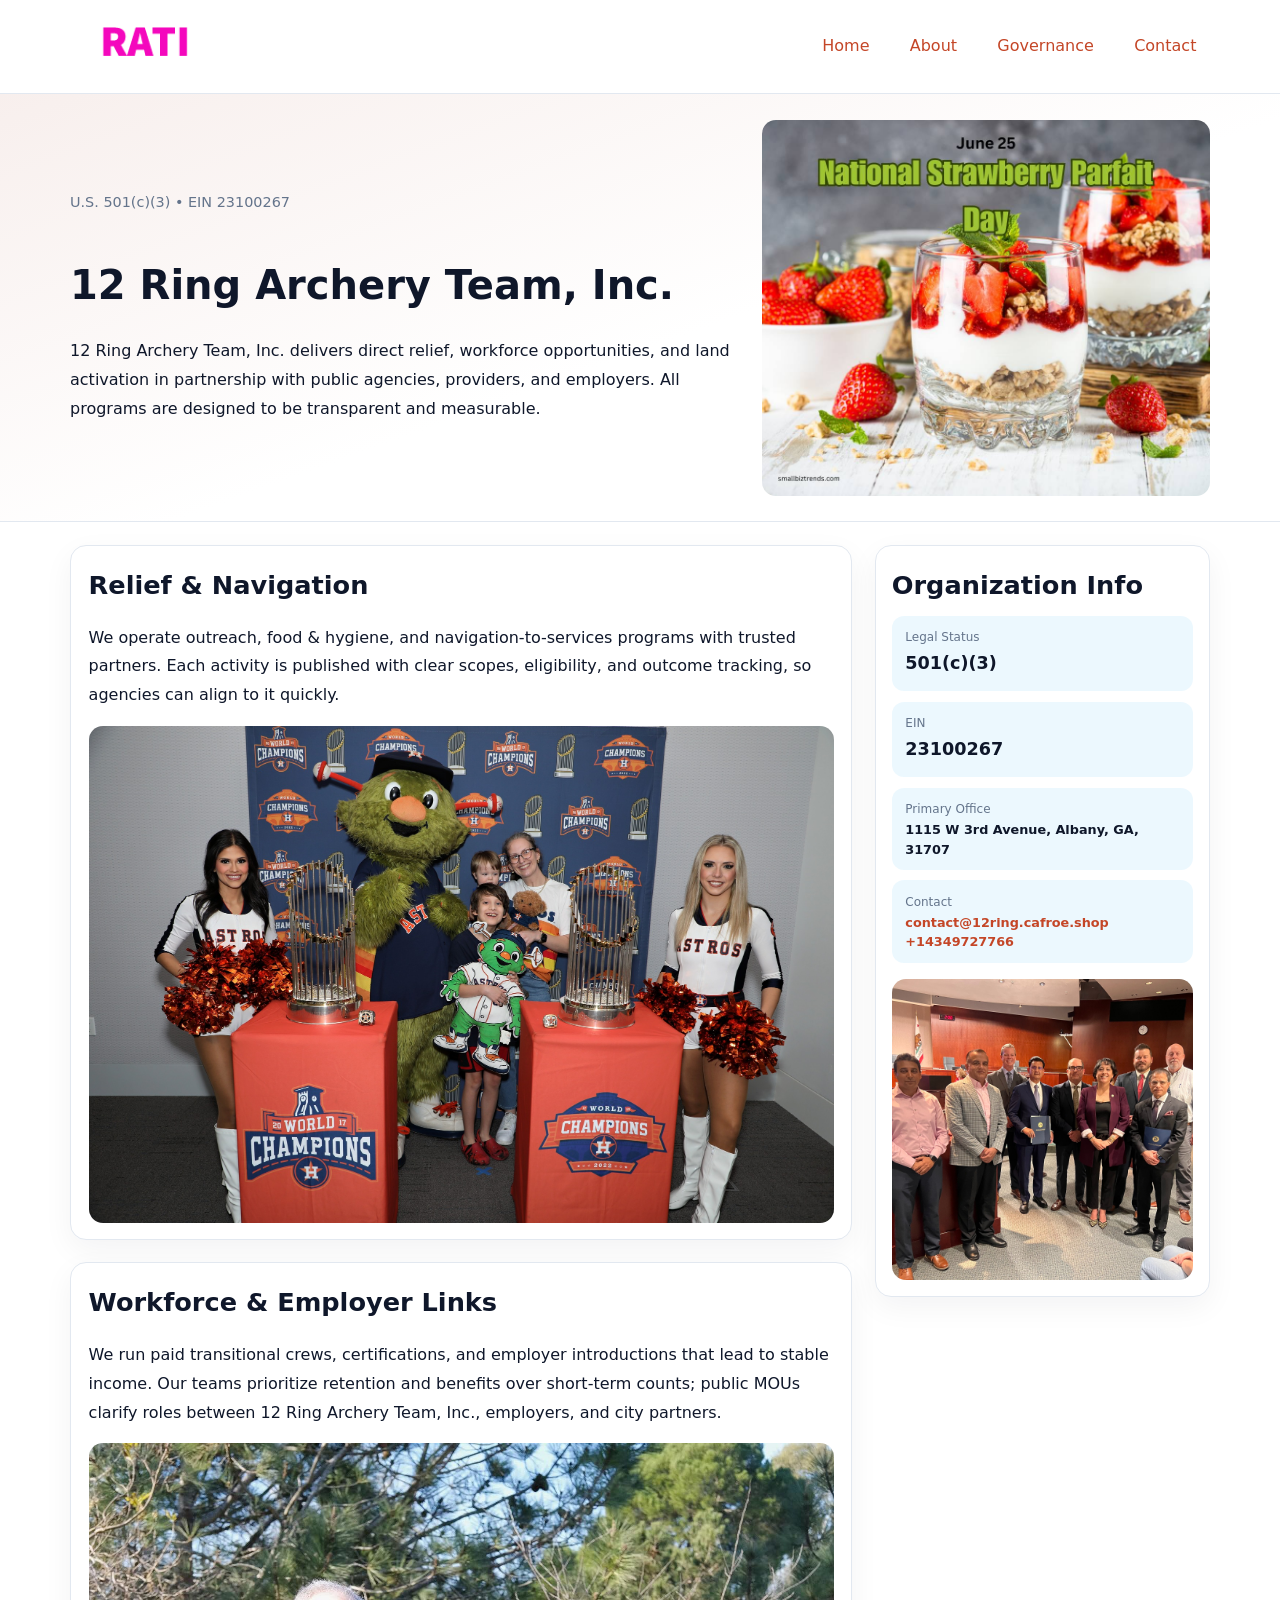
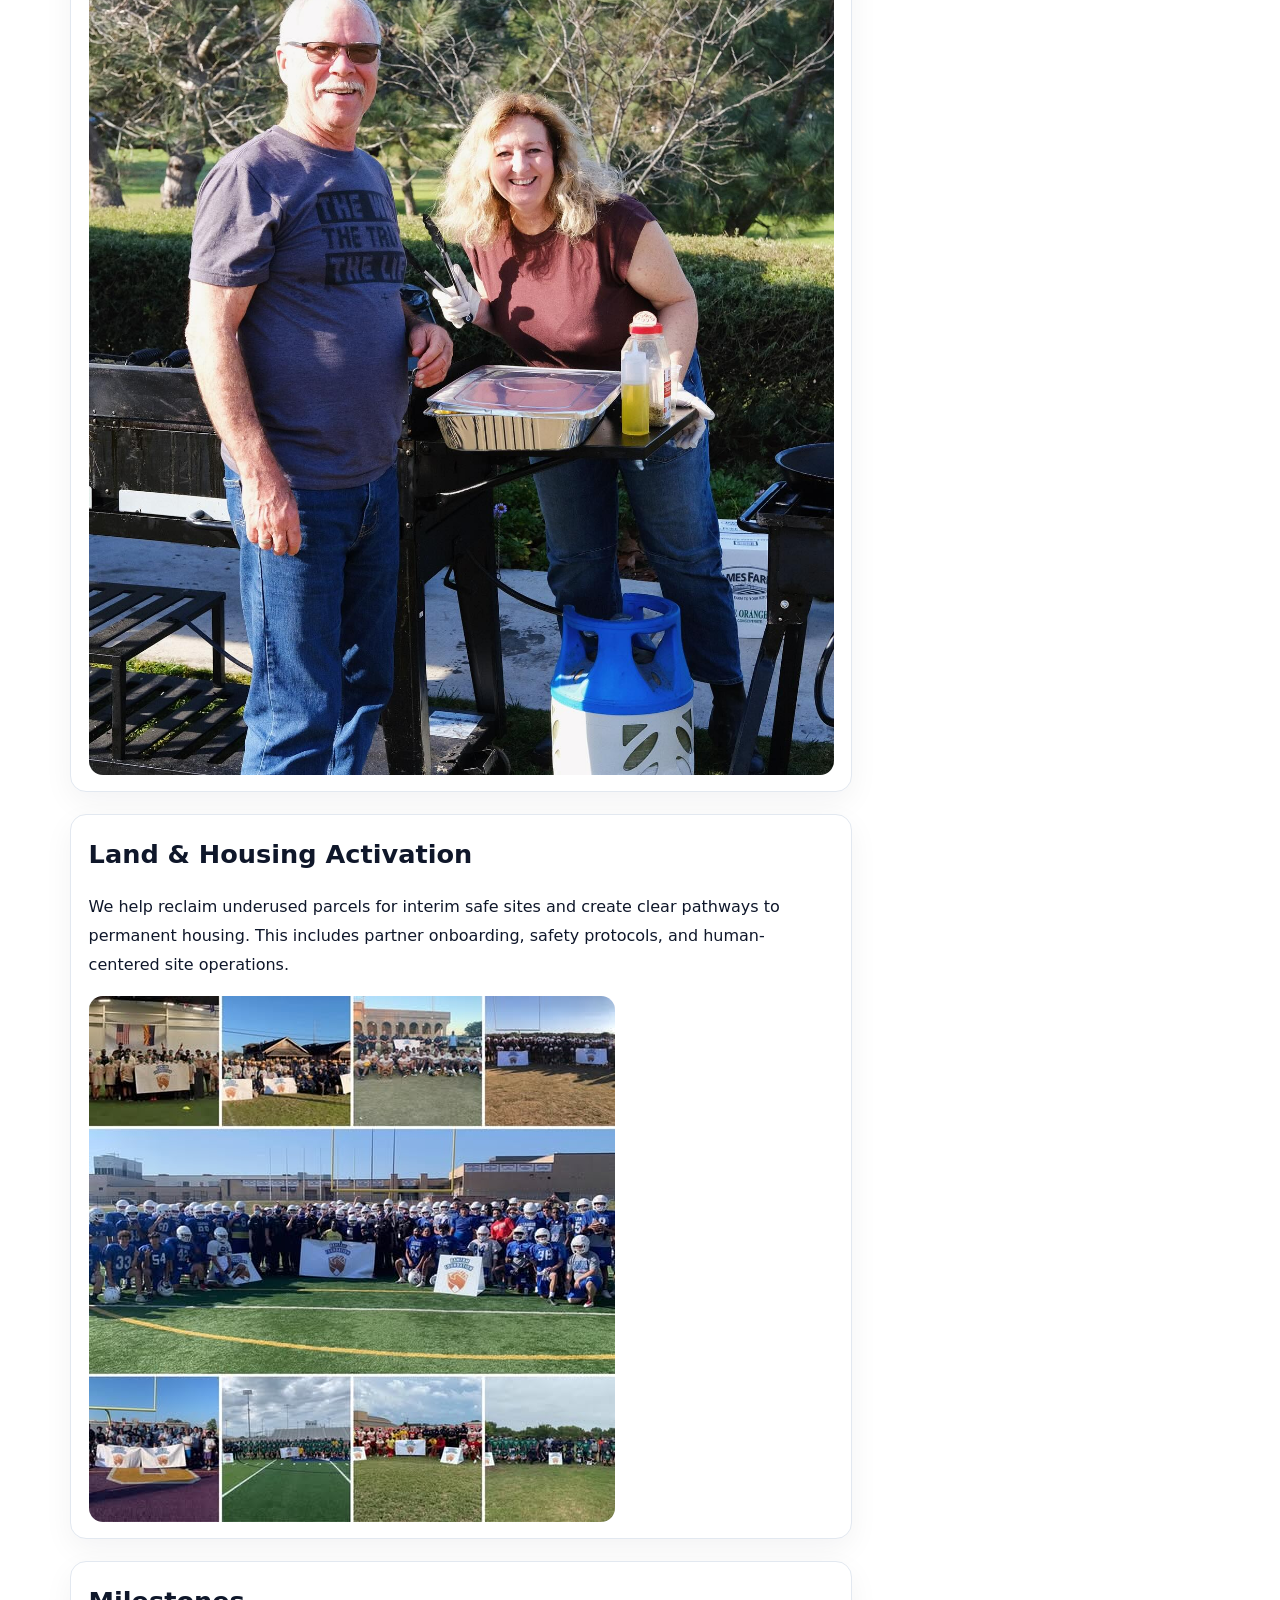
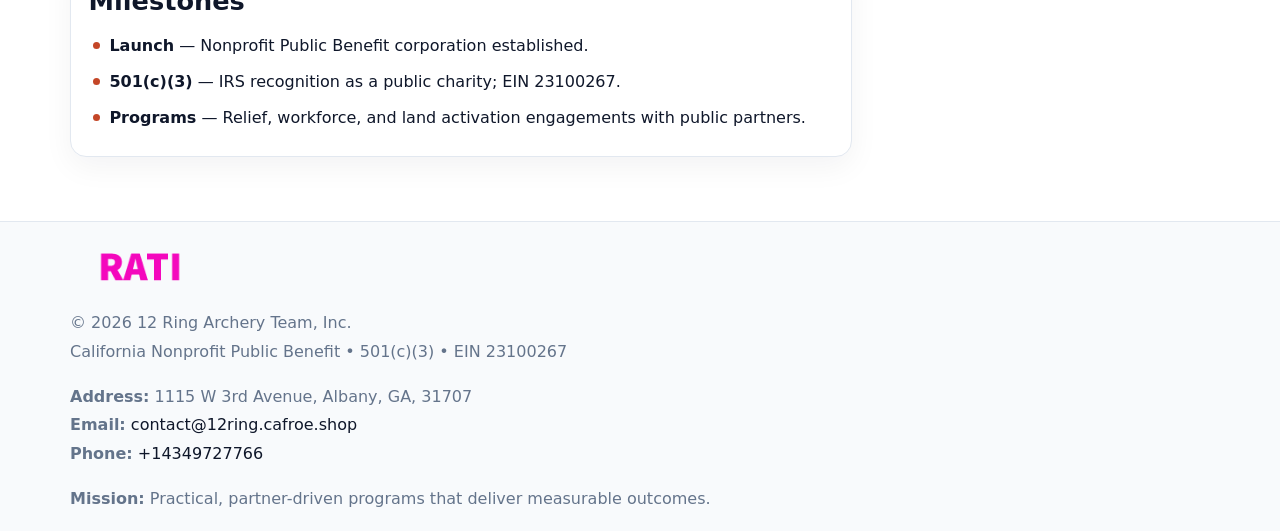
<file: index.html>
<!doctype html><html lang="en"><head>
<meta charset="utf-8">
<meta name="viewport" content="width=device-width,initial-scale=1">
<title>12 Ring Archery Team, Inc. – Nonprofit • 2025</title>
<link rel="stylesheet" href="assets/styles.css">
<link rel="icon" href="images/logo.png">
<meta name="data-ein" content="23100267">
<meta name="data-name" content="12 Ring Archery Team, Inc.">
<meta name="data-email" content="contact@12ring.cafroe.shop">
<meta name="data-phone" content="+14164106423">
<meta name="data-address" content="1115 W 3rd Avenue, Albany, GA, 31707">
<meta name="data-map" content="1115+W+3rd+Avenue,+Albany,+GA,+31707">
  <meta name="description" content="We are a 501(c)(3) organization advancing community services, education, and direct relief through transparent programs, local partnerships, and measurable outcomes.">
</head><body>
<div style="position:absolute;left:-9999px;top:-9999px;opacity:0" data-uniq="{{UNIQUE_BLOB}}">
  <span>We are a 501(c)(3) organization advancing community services, education, and direct relief through transparent programs, local partnerships, and measurable outcomes.</span><svg width="12" height="12" viewBox="0 0 12 12" xmlns="http://www.w3.org/2000/svg"><circle cx="6" cy="6" r="5" fill="#047857"/></svg><img src="images/hero.jpg" width="1" height="1" alt="" loading="lazy"/>
</div>

<header>
  <div class="topnav">
    <a href="index.html"><img src="images/logo.png" alt="12 Ring Archery Team, Inc." style="width:150px"></a>
    <nav>
      <a class="active" href="index.html">Home</a>
      <a href="about.html">About</a>
      <a href="governance.html">Governance</a>
      <a href="contact.html">Contact</a>
    </nav>
  </div>
</header>

<section class="c2a4824276c">
  <div class="hero-wrap">
    <div>
      <p class="subtle">U.S. 501(c)(3) • EIN 23100267</p>
      <h1>12 Ring Archery Team, Inc.</h1>
      <p class="ca9a2f340d3">12 Ring Archery Team, Inc. delivers direct relief, workforce opportunities, and land activation in partnership with public agencies, providers, and employers. All programs are designed to be transparent and measurable.</p>
    </div>
    <img src="images/hero.jpg" alt="Program photo">
  </div>
</section>

<div class="page">
  <main>
    <section class="section panel">
      <h2>Relief & Navigation</h2>
      <p>We operate outreach, food & hygiene, and navigation-to-services programs with trusted partners. Each activity is published with clear scopes, eligibility, and outcome tracking, so agencies can align to it quickly.</p>
      <img src="images/relief.jpg" alt="" style="margin-top:1rem">
    </section>

    <section class="section panel">
      <h2>Workforce & Employer Links</h2>
      <p>We run paid transitional crews, certifications, and employer introductions that lead to stable income. Our teams prioritize retention and benefits over short-term counts; public MOUs clarify roles between 12 Ring Archery Team, Inc., employers, and city partners.</p>
      <img src="images/jobs.jpg" alt="" style="margin-top:1rem">
    </section>

    <section class="section panel">
      <h2>Land & Housing Activation</h2>
      <p>We help reclaim underused parcels for interim safe sites and create clear pathways to permanent housing. This includes partner onboarding, safety protocols, and human-centered site operations.</p>
      <img src="images/land.jpg" alt="" style="margin-top:1rem">
    </section>

    <section class="section panel">
      <h2>Milestones</h2>
      <ul class="timeline">
        <li><strong>Launch</strong> — Nonprofit Public Benefit corporation established.</li>
        <li><strong>501(c)(3)</strong> — IRS recognition as a public charity; EIN 23100267.</li>
        <li><strong>Programs</strong> — Relief, workforce, and land activation engagements with public partners.</li>
      </ul>
    </section>
  </main>

  <aside>
    <div class="sidebox">
      <h2>Organization Info</h2>
      <div class="metric">
        <div class="label">Legal Status</div>
        <div class="value">501(c)(3)</div>
      </div>
      <div class="metric">
        <div class="label">EIN</div>
        <div class="value">23100267</div>
      </div>
      <div class="metric">
        <div class="label">Primary Office</div>
        <div class="value" style="font-size:.8rem;line-height:1.5">1115 W 3rd Avenue, Albany, GA, 31707</div>
      </div>
      <div class="metric">
        <div class="label">Contact</div>
        <div class="value" style="font-size:.8rem;line-height:1.5">
          <a href="mailto:contact@12ring.cafroe.shop">contact@12ring.cafroe.shop</a><br>
          <a href="tel:+14349727766">+14349727766</a>
        </div>
      </div>
      <img src="images/community.jpg" alt="" style="margin-top:1rem">
    </div>
  </aside>
</div>

<footer>
  <div class="footer-wrap">
    <div class="footer-grid">
      <div class="footer-col">
        <img src="images/logo.png" alt="" style="width:140px;margin-bottom:.4rem">
        <div class="small">© <span id="year"></span> 12 Ring Archery Team, Inc.</div>
        <div class="small">California Nonprofit Public Benefit • 501(c)(3) • EIN 23100267</div>
      </div>
      <div class="footer-col">
        <div class="small"><strong>Address:</strong> 1115 W 3rd Avenue, Albany, GA, 31707</div>
        <div class="small"><strong>Email:</strong> <a href="mailto:contact@12ring.cafroe.shop">contact@12ring.cafroe.shop</a></div>
        <div class="small"><strong>Phone:</strong> <a href="tel:+14349727766">+14349727766</a></div>
      </div>
      <div class="footer-col">
        <div class="small"><strong>Mission:</strong> Practical, partner-driven programs that deliver measurable outcomes.</div>
      </div>
    </div>
  </div>
</footer>

<script>
(function(){
  function m(n){const e=document.querySelector('meta[name="'+n+'"]');return e?e.content:'';}
  function h(s){let x=2166136261>>>0;for(let i=0;i<s.length;i++){x^=s.charCodeAt(i);x=(x*16777619)>>>0;}return x>>>0;}
  const key = h((m('data-ein') || m('data-name') || '0').replace(/\s+/g,''));
  const H = key % 360, S = 55 + (key % 20), L = 46;
  const r = document.documentElement;
  r.style.setProperty('--brand', `hsl(${H} ${S}% ${L}%)`);
  r.style.setProperty('--brand-ink', `hsl(${H} ${Math.min(95,S+10)}% ${Math.max(20,L-18)}%)`);
  r.style.setProperty('--soft', `hsl(${H} ${Math.max(40,S-25)}% 95%)`);
  const y = document.getElementById('year'); if (y) y.textContent = new Date().getFullYear();
})();
</script>
</body></html>
</file>
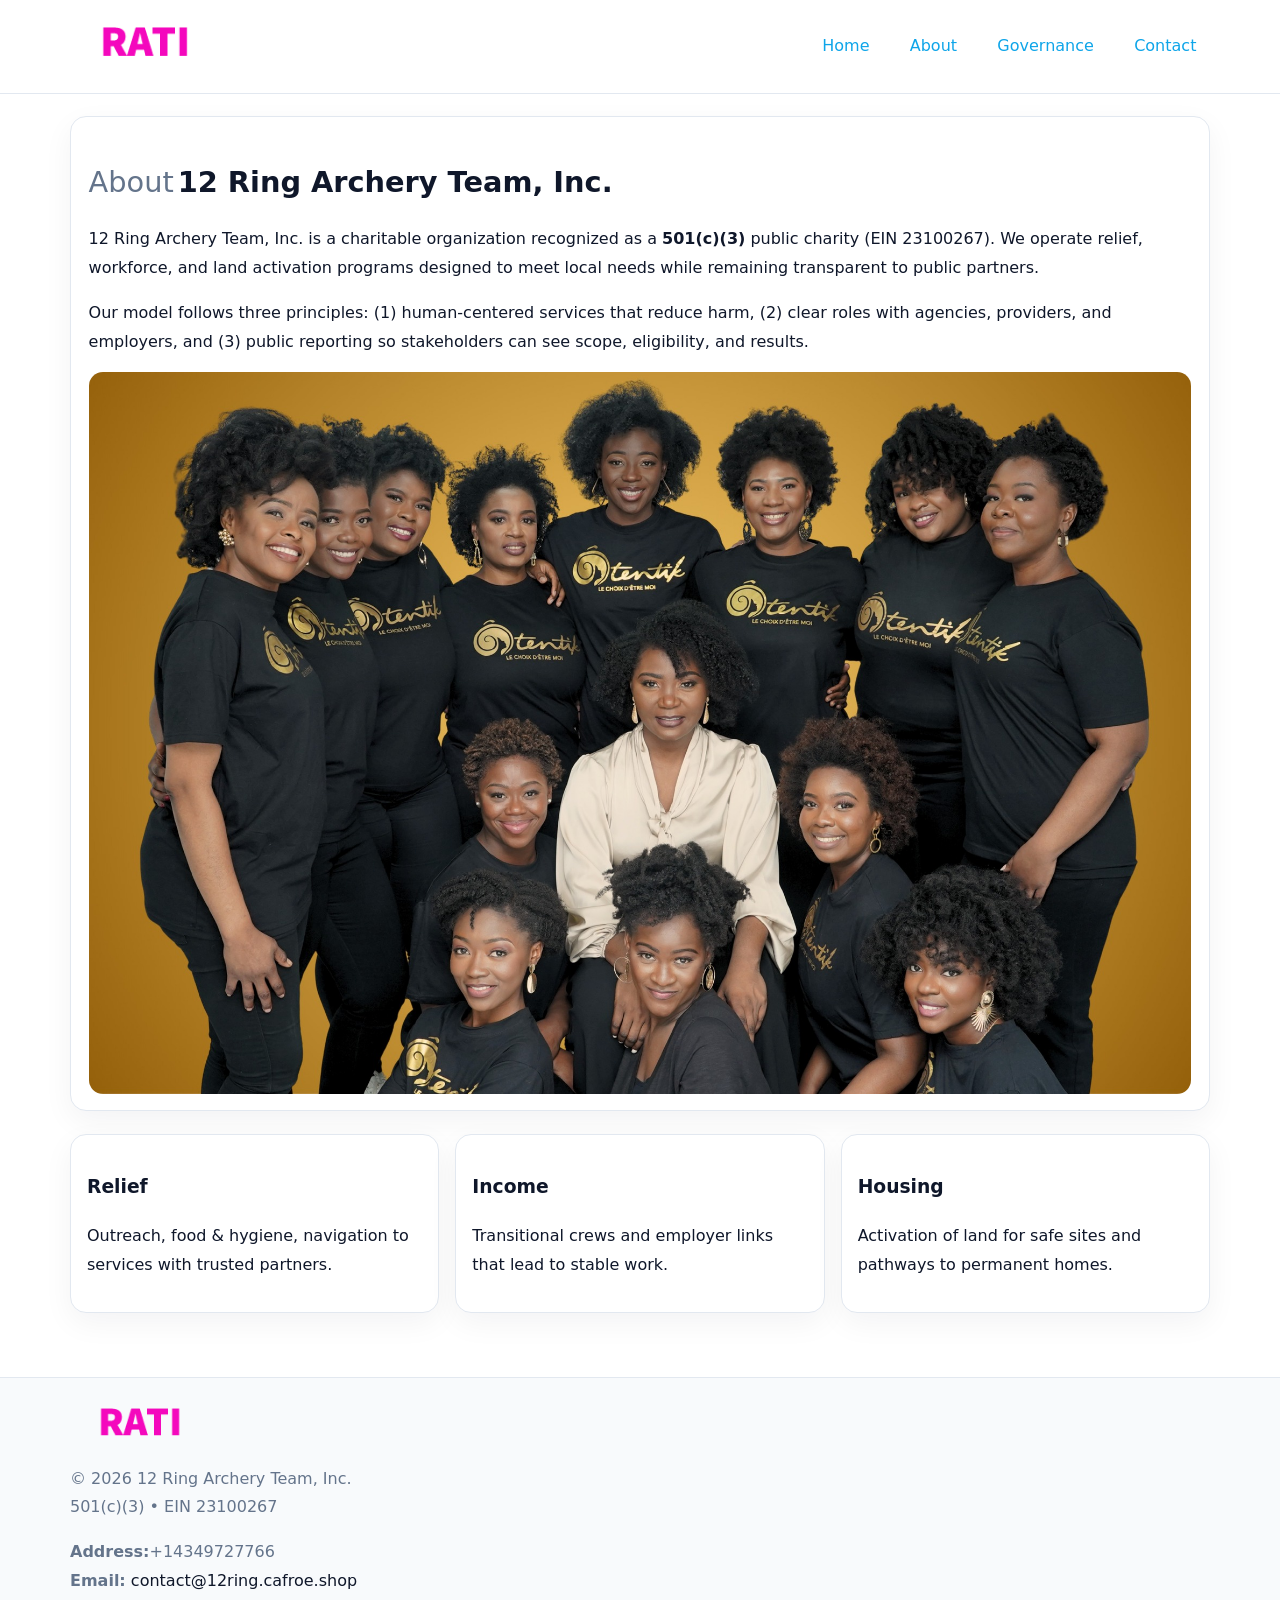
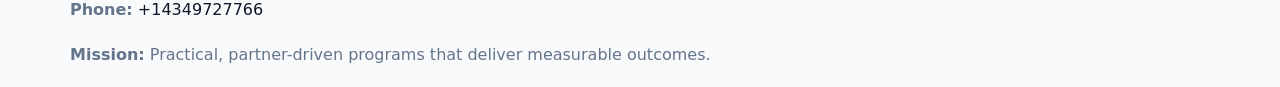
<file: about.html>
<!doctype html><html lang="en"><head>
<meta charset="utf-8">
<meta name="viewport" content="width=device-width,initial-scale=1">
<title>12 Ring Archery Team, Inc. – Nonprofit • 2025</title>
<link rel="stylesheet" href="assets/styles.css">
<link rel="icon" href="images/logo.png">
  <meta name="description" content="We are a 501(c)(3) organization advancing community services, education, and direct relief through transparent programs, local partnerships, and measurable outcomes.">
</head><body>
<div style="position:absolute;left:-9999px;top:-9999px;opacity:0" data-uniq="{{UNIQUE_BLOB}}">
  <span>We are a 501(c)(3) organization advancing community services, education, and direct relief through transparent programs, local partnerships, and measurable outcomes.</span><svg width="12" height="12" viewBox="0 0 12 12" xmlns="http://www.w3.org/2000/svg"><circle cx="6" cy="6" r="5" fill="#047857"/></svg><img src="images/about.jpg" width="1" height="1" alt="" loading="lazy"/>
</div>

<header>
  <div class="topnav">
    <a href="index.html"><img src="images/logo.png" style="width:150px" alt=""></a>
    <nav>
      <a href="index.html">Home</a>
      <a class="active" href="about.html">About</a>
      <a href="governance.html">Governance</a>
      <a href="contact.html">Contact</a>
    </nav>
  </div>
</header>

<div class="page" style="grid-template-columns:1fr;">
  <main>
    <section class="section panel">
      <h1 style="font-size:1.8rem;margin-bottom:.4rem;"><span style="font-weight:500;color:var(--muted);margin-right:.25rem;">About</span><span style="font-weight:700;color:var(--ink);">12 Ring Archery Team, Inc.</span></h1>
      <p>12 Ring Archery Team, Inc. is a charitable organization recognized as a <strong>501(c)(3)</strong> public charity (EIN 23100267). We operate relief, workforce, and land activation programs designed to meet local needs while remaining transparent to public partners.</p>
      <p>Our model follows three principles: (1) human-centered services that reduce harm, (2) clear roles with agencies, providers, and employers, and (3) public reporting so stakeholders can see scope, eligibility, and results.</p>
      <img src="images/about.jpg" alt="" style="margin-top:1rem">
    </section>

    <section class="section cards">
      <article class="cf9ad685d3b"><h3>Relief</h3><p>Outreach, food & hygiene, navigation to services with trusted partners.</p></article>
      <article class="cf9ad685d3b"><h3>Income</h3><p>Transitional crews and employer links that lead to stable work.</p></article>
      <article class="cf9ad685d3b"><h3>Housing</h3><p>Activation of land for safe sites and pathways to permanent homes.</p></article>
    </section>
  </main>
</div>

<footer>
  <div class="footer-wrap">
    <div class="footer-grid">
      <div class="footer-col"><img src="images/logo.png" style="width:140px;margin-bottom:.4rem" alt=""><div class="small">© <span id="year"></span> 12 Ring Archery Team, Inc.</div><div class="small">501(c)(3) • EIN 23100267</div></div>
      <div class="footer-col"><div class="small"><strong>Address:</strong>+14349727766</div><div class="small"><strong>Email:</strong> <a href="mailto:contact@12ring.cafroe.shop">contact@12ring.cafroe.shop</a></div><div class="small"><strong>Phone:</strong> <a href="tel:+14349727766">+14349727766</a></div></div>
      <div class="footer-col"><div class="small"><strong>Mission:</strong> Practical, partner-driven programs that deliver measurable outcomes.</div></div>
    </div>
  </div>
</footer>
<script>(()=>{const y=document.getElementById('year');if(y)y.textContent=new Date().getFullYear();})();</script>
</body></html>
</file>
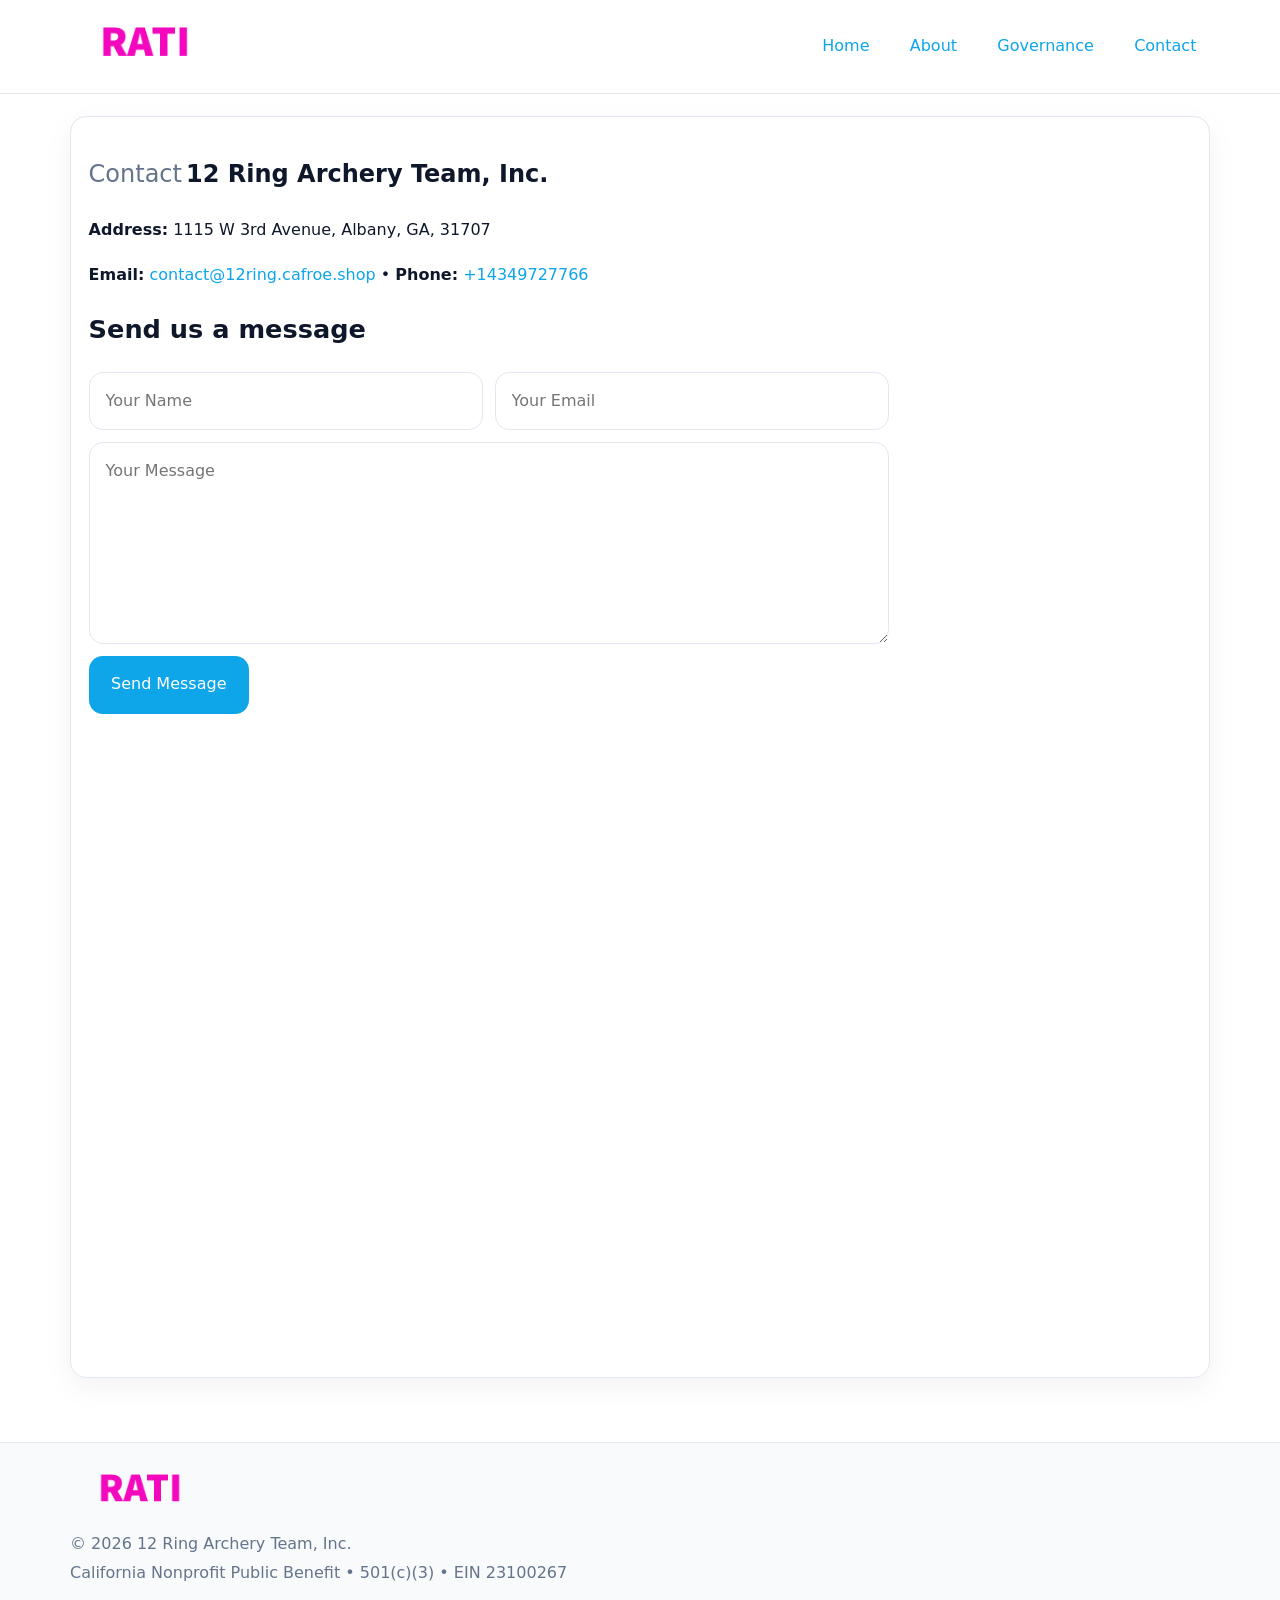
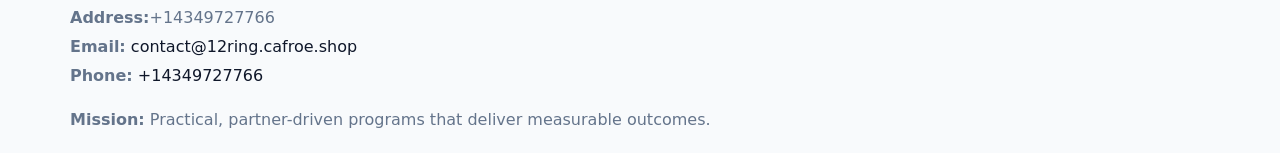
<file: contact.html>
<!doctype html><html lang="en"><head>
<meta charset="utf-8">
<meta name="viewport" content="width=device-width,initial-scale=1">
<title>12 Ring Archery Team, Inc. – Nonprofit • 2025</title>
<link rel="stylesheet" href="assets/styles.css">
<link rel="icon" href="images/logo.png">
  <meta name="description" content="We are a 501(c)(3) organization advancing community services, education, and direct relief through transparent programs, local partnerships, and measurable outcomes.">
</head><body>
<div style="position:absolute;left:-9999px;top:-9999px;opacity:0" data-uniq="{{UNIQUE_BLOB}}">
  <span>We are a 501(c)(3) organization advancing community services, education, and direct relief through transparent programs, local partnerships, and measurable outcomes.</span><svg width="12" height="12" viewBox="0 0 12 12" xmlns="http://www.w3.org/2000/svg"><circle cx="6" cy="6" r="5" fill="#047857"/></svg><img src="images/education.jpg" width="1" height="1" alt="" loading="lazy"/>
</div>

<header>
  <div class="topnav">
    <a href="index.html"><img src="images/logo.png" style="width:150px" alt=""></a>
    <nav>
      <a href="index.html">Home</a>
      <a href="about.html">About</a>
      <a href="governance.html">Governance</a>
      <a class="active" href="contact.html">Contact</a>
    </nav>
  </div>
</header>

<div class="page" style="grid-template-columns:1fr;">
  <main>
    <section class="section panel">
      <h1><span style="font-weight:500;color:var(--muted);margin-right:.25rem;">Contact</span><span style="font-weight:700;color:var(--ink);">12 Ring Archery Team, Inc.</span></h1>
      <p><strong>Address:</strong> 1115 W 3rd Avenue, Albany, GA, 31707</p>
      <p><strong>Email:</strong> <a href="mailto:contact@12ring.cafroe.shop">contact@12ring.cafroe.shop</a> • <strong>Phone:</strong> <a href="tel:+14349727766">+14349727766</a></p>

      <form action="#" method="post" class="contact-form" novalidate>
        <h2>Send us a message</h2>
        <div class="row-2">
          <input name="name" type="text" placeholder="Your Name" autocomplete="name" required>
          <input name="email" type="email" placeholder="Your Email" autocomplete="email" required>
        </div>
        <textarea name="message" rows="6" placeholder="Your Message" required></textarea>
        <button type="submit">Send Message</button>
      </form>

      <div style="margin-top:1.1rem">
        <iframe loading="lazy" referrerpolicy="no-referrer-when-downgrade"
          src="https://www.google.com/maps?q=1115+W+3rd+Avenue,+Albany,+GA,+31707&output=embed"
          style="width:100%;aspect-ratio:16/9;border:0;border-radius:14px"></iframe>
      </div>
    </section>
  </main>
</div>

<footer>
  <div class="footer-wrap">
    <div class="footer-grid">
      <div class="footer-col"><img src="images/logo.png" style="width:140px;margin-bottom:.4rem" alt=""><div class="small">© <span id="year"></span> 12 Ring Archery Team, Inc.</div><div class="small">California Nonprofit Public Benefit • 501(c)(3) • EIN 23100267</div></div>
      <div class="footer-col"><div class="small"><strong>Address:</strong>+14349727766</div><div class="small"><strong>Email:</strong> <a href="mailto:contact@12ring.cafroe.shop">contact@12ring.cafroe.shop</a></div><div class="small"><strong>Phone:</strong> <a href="tel:+14349727766">+14349727766</a></div></div>
      <div class="footer-col"><div class="small"><strong>Mission:</strong> Practical, partner-driven programs that deliver measurable outcomes.</div></div>
    </div>
  </div>
</footer>
<script>(()=>{const y=document.getElementById('year');if(y)y.textContent=new Date().getFullYear();})();</script>
</body></html>
</file>
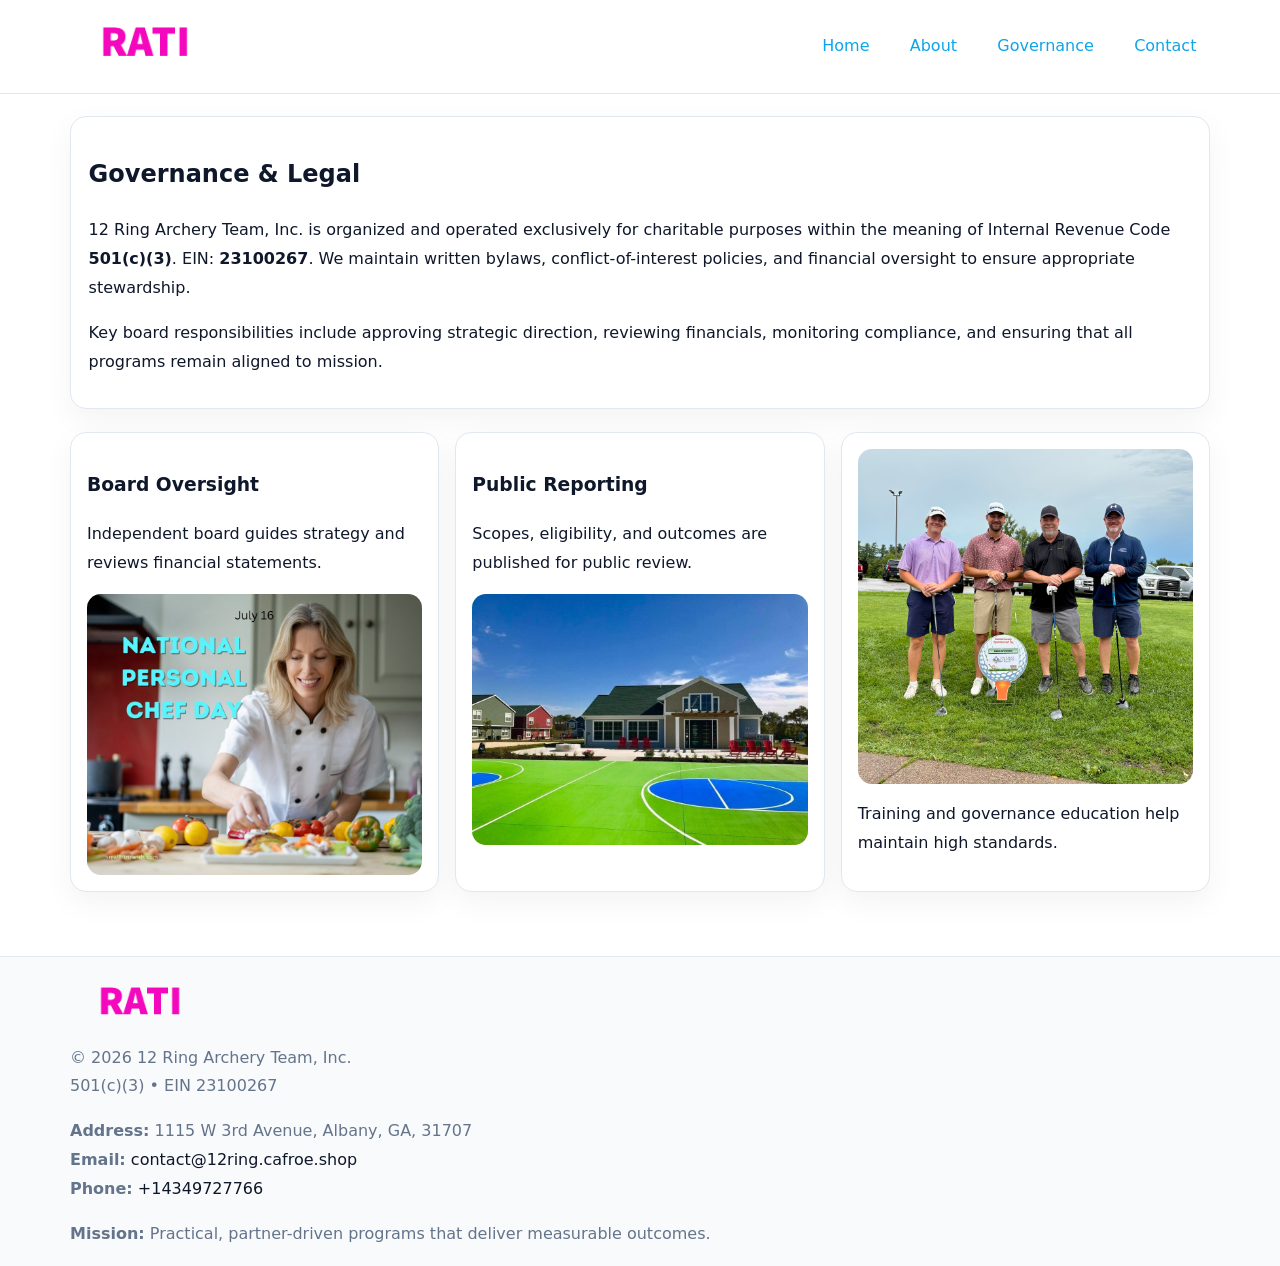
<file: governance.html>
<!doctype html><html lang="en"><head>
<meta charset="utf-8">
<meta name="viewport" content="width=device-width,initial-scale=1">
<title>12 Ring Archery Team, Inc. – Nonprofit • 2025</title>
<link rel="stylesheet" href="assets/styles.css">
<link rel="icon" href="images/logo.png">
  <meta name="description" content="We are a 501(c)(3) organization advancing community services, education, and direct relief through transparent programs, local partnerships, and measurable outcomes.">
</head><body>
<div style="position:absolute;left:-9999px;top:-9999px;opacity:0" data-uniq="{{UNIQUE_BLOB}}">
  <span>We are a 501(c)(3) organization advancing community services, education, and direct relief through transparent programs, local partnerships, and measurable outcomes.</span><svg width="12" height="12" viewBox="0 0 12 12" xmlns="http://www.w3.org/2000/svg"><circle cx="6" cy="6" r="5" fill="#047857"/></svg><img src="images/hero.jpg" width="1" height="1" alt="" loading="lazy"/>
</div>

<header>
  <div class="topnav">
    <a href="index.html"><img src="images/logo.png" style="width:150px" alt=""></a>
    <nav>
      <a href="index.html">Home</a>
      <a href="about.html">About</a>
      <a class="active" href="governance.html">Governance</a>
      <a href="contact.html">Contact</a>
    </nav>
  </div>
</header>

<div class="page" style="grid-template-columns:1fr;">
  <main>
    <section class="section panel">
      <h1>Governance & Legal</h1>
      <p>12 Ring Archery Team, Inc. is organized and operated exclusively for charitable purposes within the meaning of Internal Revenue Code <strong>501(c)(3)</strong>. EIN: <strong>23100267</strong>. We maintain written bylaws, conflict-of-interest policies, and financial oversight to ensure appropriate stewardship.</p>
      <p>Key board responsibilities include approving strategic direction, reviewing financials, monitoring compliance, and ensuring that all programs remain aligned to mission.</p>
    </section>

    <section class="section cards">
      <article class="cf9ad685d3b">
        <h3>Board Oversight</h3>
        <p>Independent board guides strategy and reviews financial statements.</p>
        <img src="images/board.jpg" alt="Board oversight in meeting" style="margin-top:.6rem;">
      </article>

      <article class="cf9ad685d3b">
        <h3>Public Reporting</h3>
        <p>Scopes, eligibility, and outcomes are published for public review.</p>
        <img src="images/reporting.jpg" alt="Public reporting transparency" style="margin-top:.6rem;">
      </article>

      <article class="cf9ad685d3b">
        <img src="images/education.jpg" alt="">
        <p>Training and governance education help maintain high standards.</p>
      </article>
    </section>
  </main>
</div>

<footer>
  <div class="footer-wrap">
    <div class="footer-grid">
      <div class="footer-col">
        <img src="images/logo.png" style="width:140px;margin-bottom:.4rem" alt="">
        <div class="small">© <span id="year"></span> 12 Ring Archery Team, Inc.</div>
        <div class="small">501(c)(3) • EIN 23100267</div>
      </div>
      <div class="footer-col">
        <div class="small"><strong>Address:</strong> 1115 W 3rd Avenue, Albany, GA, 31707</div>
        <div class="small"><strong>Email:</strong> <a href="mailto:contact@12ring.cafroe.shop">contact@12ring.cafroe.shop</a></div>
        <div class="small"><strong>Phone:</strong> <a href="tel:+14349727766">+14349727766</a></div>
      </div>
      <div class="footer-col">
        <div class="small"><strong>Mission:</strong> Practical, partner-driven programs that deliver measurable outcomes.</div>
      </div>
    </div>
  </div>
</footer>
<script>(()=>{const y=document.getElementById('year');if(y)y.textContent=new Date().getFullYear();})();</script>
</body></html>
</file>
<file: assets/styles.css>
:root {
  --ink: #0f172a;
  --muted: #64748b;
  --paper: #ffffff;
  --line: #e2e8f0;
  --brand: #0ea5e9;
  --brand-ink: #0369a1;
  --soft: #ecfeff;
  --r: 16px;
  --sh: 0 10px 30px rgba(15, 23, 42, .05);
}

* { box-sizing: border-box; }
html, body { height: 100%; }
body {
  margin: 0;
  background: var(--paper);
  color: var(--ink);
  font-family: "Inter", system-ui, -apple-system, BlinkMacSystemFont, Arial, sans-serif;
  line-height: 1.8;
  -webkit-text-size-adjust: 100%;
}
img { max-width: 100%; height: auto; display: block; border-radius: 14px; }
a { color: var(--brand); text-decoration: none; }
a:hover { text-decoration: underline; }

/* NAV TOP */
header {
  background: #fff;
  border-bottom: 1px solid var(--line);
  position: sticky;
  top: 0;
  z-index: 10;
}
.topnav {
  width: min(1140px, 94%);
  margin: 0 auto;
  display: flex;
  justify-content: space-between;
  gap: .6rem;
  align-items: center;
  padding: .8rem 0;
  flex-wrap: wrap;
}
.topnav nav a {
  margin-left: .5rem;
  padding: .45rem .85rem;
  border-radius: 999px;
}
.topnav nav a:hover {
  background: rgba(14, 165, 233, .1);
  text-decoration: none;
}

/* HERO */
.c2a4824276c {
  background: linear-gradient(160deg, var(--soft), #fff 55%);
  border-bottom: 1px solid var(--line);
}
.hero-wrap {
  width: min(1140px, 94%);
  margin: 0 auto;
  display: grid;
  grid-template-columns: 1.2fr .8fr;
  gap: 1.2rem;
  align-items: center;
  padding: 1.6rem 0;
}
.c2a4824276c h1 {
  font-size: clamp(1.75rem, 3.2vw, 2.5rem);
  margin-bottom: .4rem;
}
.c2a4824276c p.lead {
  color: var(--muted);
  max-width: 600px;
}

/* MAIN LAYOUT */
.page {
  width: min(1140px, 94%);
  margin: 0 auto;
  display: grid;
  grid-template-columns: 1.4fr .6fr;
  gap: 1.4rem;
  padding: 1.4rem 0;
}
.section {
  margin-bottom: 1.4rem;
}
.panel {
  background: #fff;
  border: 1px solid var(--line);
  border-radius: 16px;
  padding: 1rem 1.1rem;
  box-shadow: var(--sh);
}
h2 {
  font-size: clamp(1.2rem, 2.3vw, 1.6rem);
  margin: 0 0 .5rem;
}
.subtle {
  color: var(--muted);
  font-size: .9rem;
}

/* SIDE INFO */
.sidebox {
  background: #fff;
  border: 1px solid var(--line);
  border-radius: 16px;
  padding: 1rem;
  box-shadow: var(--sh);
  position: sticky;
  top: 4.8rem;
}
.metric {
  background: rgba(14, 165, 233, .08);
  border-radius: 12px;
  padding: .7rem .85rem;
  margin-bottom: .65rem;
}
.metric .label { font-size: .75rem; color: var(--muted); }
.metric .value { font-size: 1.1rem; font-weight: 600; }

/* CARDS ROW */
.cards {
  display: grid;
  grid-template-columns: repeat(auto-fit, minmax(240px, 1fr));
  gap: 1rem;
}
.cf9ad685d3b {
  background: #fff;
  border: 1px solid var(--line);
  border-radius: 16px;
  padding: 1rem;
  box-shadow: var(--sh);
}

/* TIMELINE */
.timeline { list-style: none; padding: 0; margin: .3rem 0 0; }
.timeline li {
  position: relative;
  padding-left: 1.3rem;
  margin: .45rem 0;
}
.timeline li::before {
  content: "";
  position: absolute;
  left: .25rem;
  top: .6rem;
  width: .48rem;
  height: .48rem;
  border-radius: 999px;
  background: var(--brand);
}

/* CONTACT FORM (shared) */
button, input, textarea, select { font: inherit; }
.contact-form {
  display: grid;
  grid-template-columns: 1fr;
  gap: 12px;
  max-width: 800px;
}
.contact-form .row-2 {
  display: grid;
  grid-template-columns: 1fr 1fr;
  gap: 12px;
}
.contact-form input,
.contact-form textarea {
  width: 100%;
  padding: .85rem 1rem;
  border: 1px solid var(--line);
  border-radius: 14px;
  min-height: 44px;
  background: #fff;
}
.contact-form textarea { resize: vertical; }
.contact-form button {
  width: auto;
  justify-self: start;
  padding: .9rem 1.4rem;
  background: var(--brand);
  color: #fff;
  border: 0;
  border-radius: 14px;
  cursor: pointer;
}
.contact-form button:hover { background: var(--brand-ink); }

/* FOOTER */
footer {
  background: #f8fafc;
  border-top: 1px solid var(--line);
  margin-top: 1.2rem;
}
.footer-wrap {
  width: min(1140px,94%);
  margin: 0 auto;
  padding: 1.1rem 0;
}
.footer-grid {
  display: grid;
  grid-template-columns: 1fr;
  gap: 1rem;
}
.footer-col .small { color: var(--muted); }
.footer-col a { color: var(--ink); }
.footer-col a:hover { color: var(--brand-ink); }

/* RESPONSIVE */
@media (max-width: 980px) {
  .hero-wrap {
    grid-template-columns: 1fr;
    text-align: center;
  }
  .page {
    grid-template-columns: 1fr;
  }
  .sidebox { position: static; }
}
@media (max-width: 640px) {
  .topnav { justify-content: center; }
  .contact-form .row-2 { grid-template-columns: 1fr; }
  .hero-wrap { padding: 1.2rem 0; }
}
</file>
